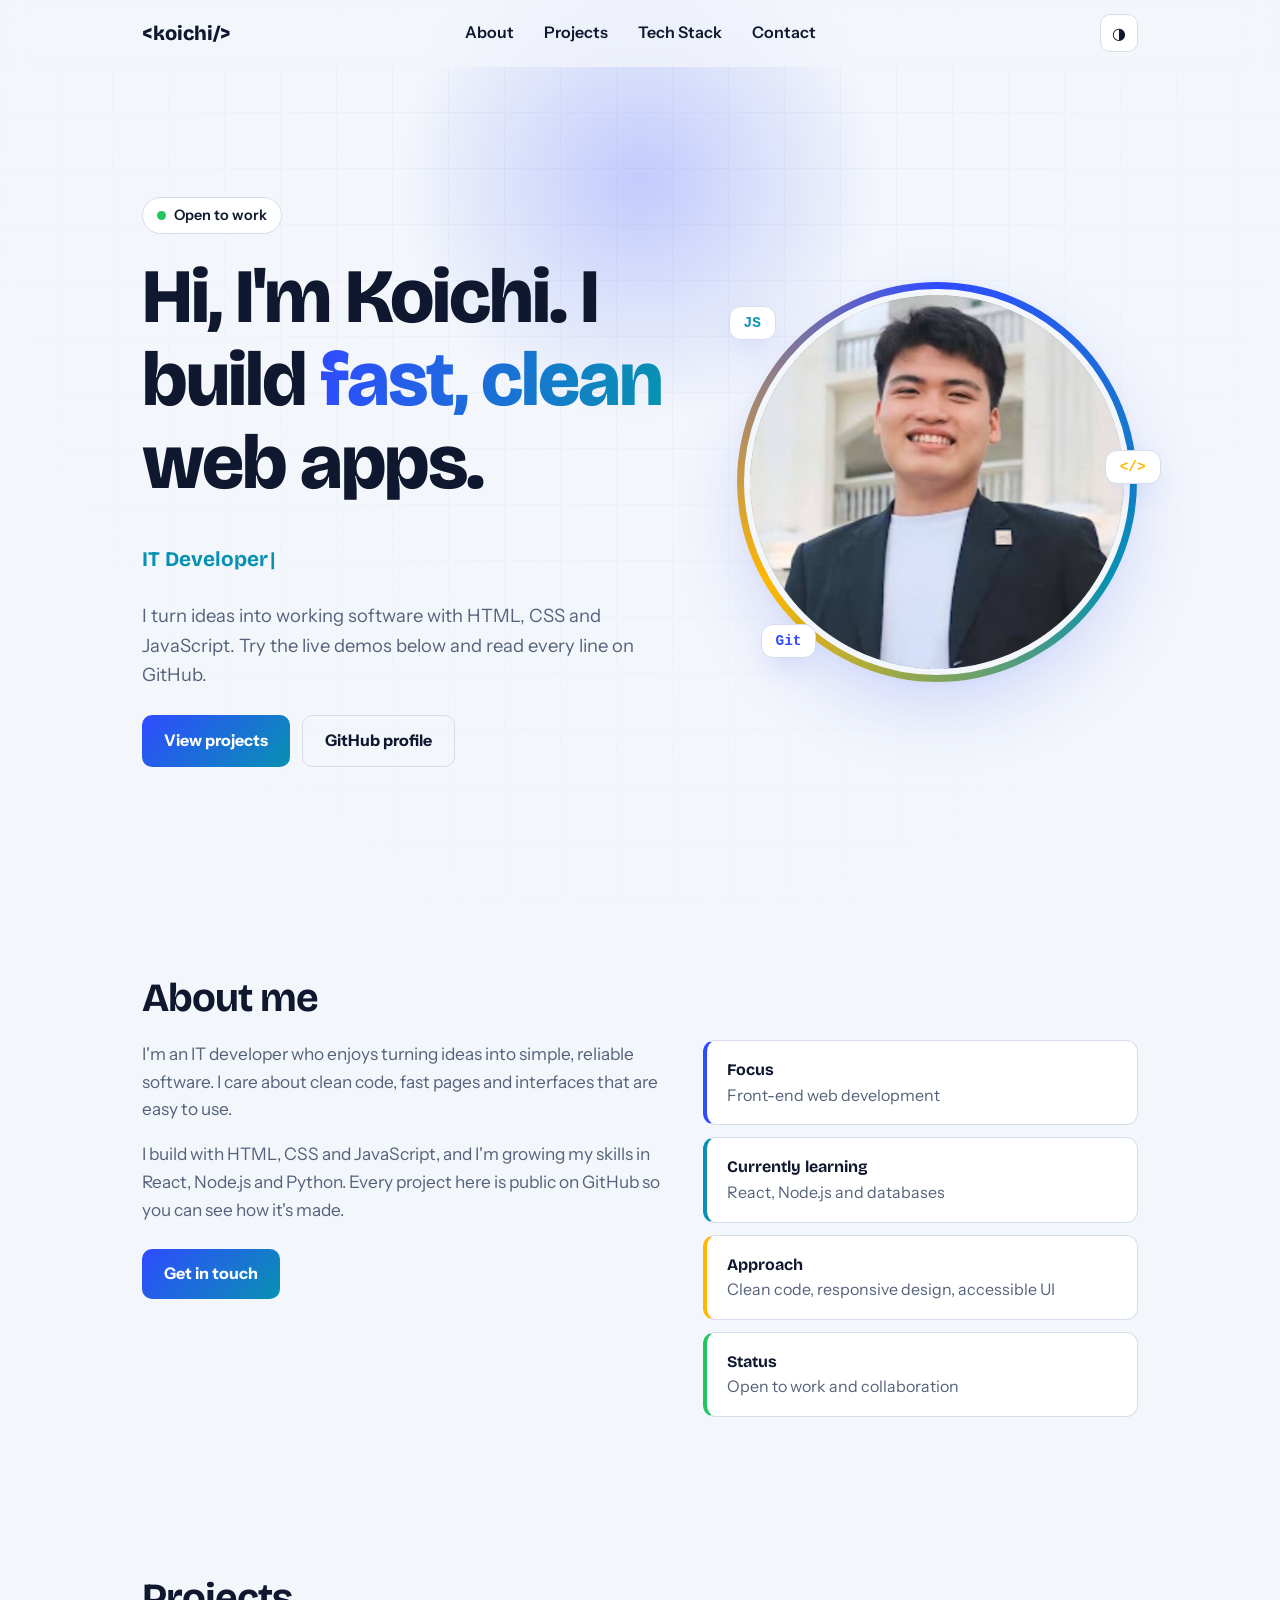
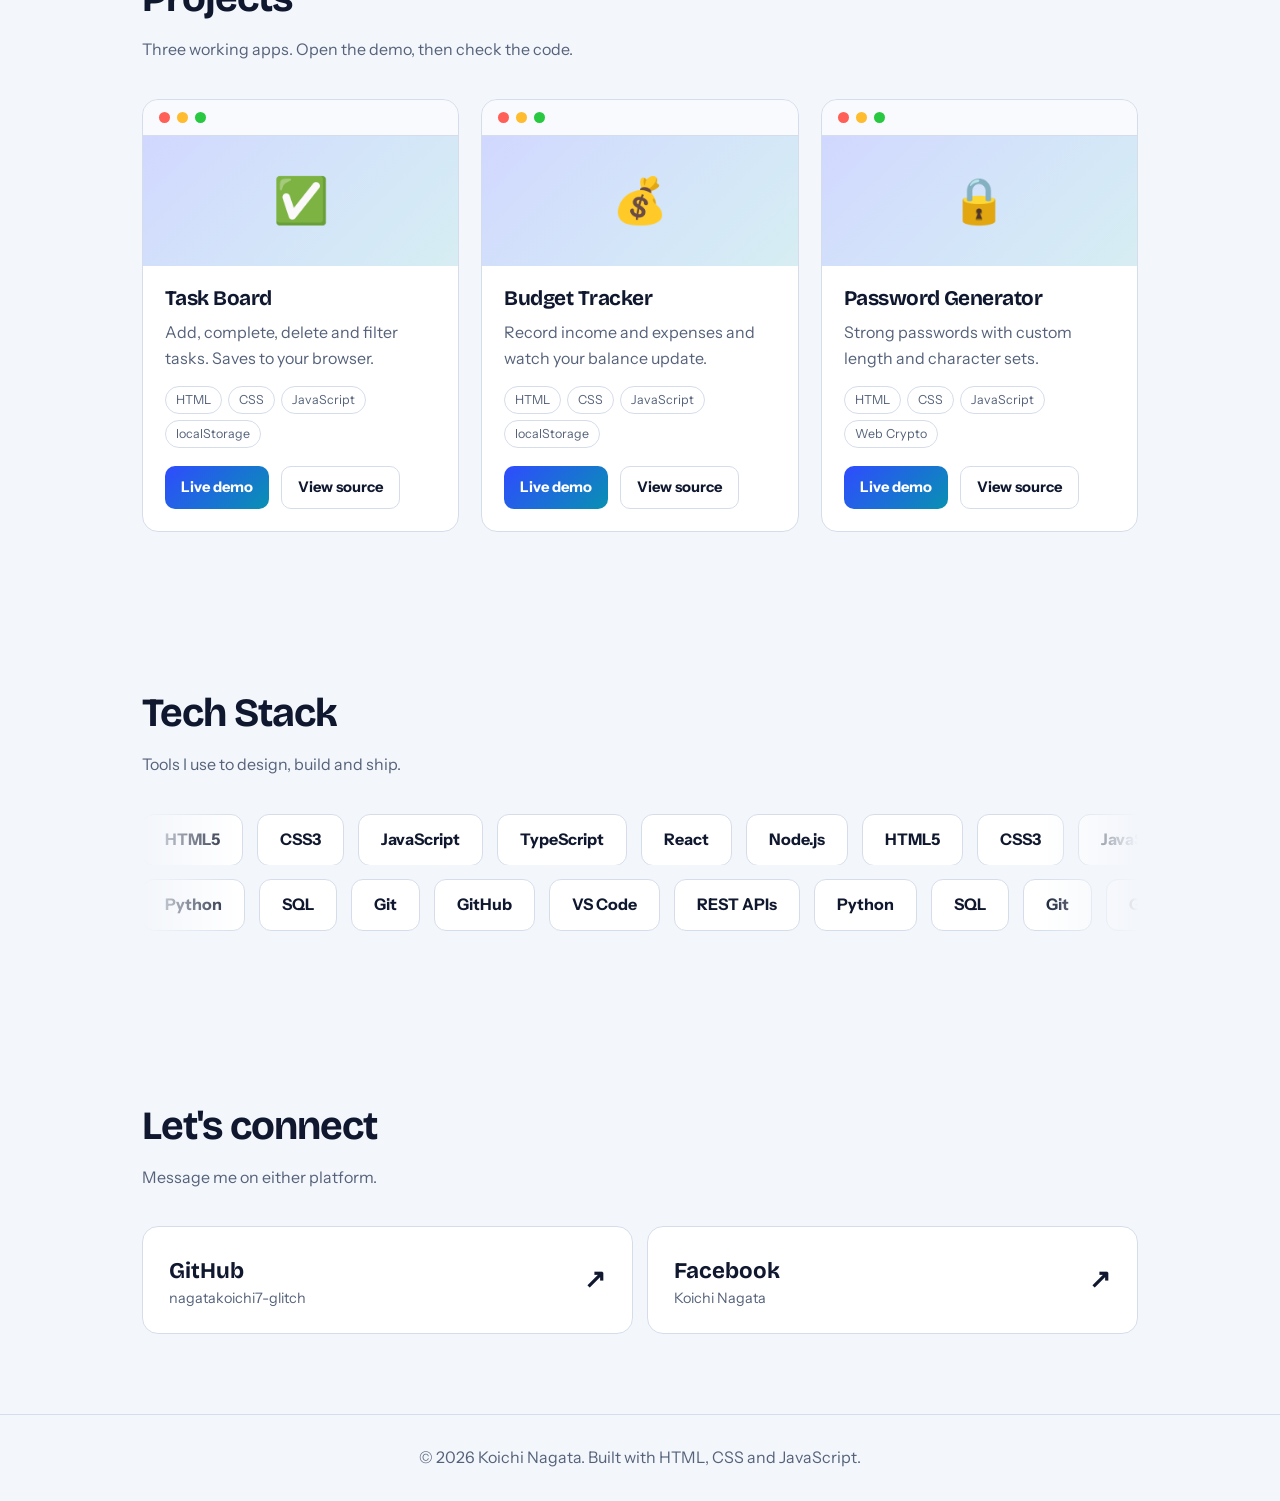
<file: index.html>
<!DOCTYPE html>
<html lang="en"><head>
<meta charset="utf-8"><meta name="viewport" content="width=device-width,initial-scale=1">
<title>Koichi Nagata | IT Developer</title>
<meta name="description" content="Portfolio of Koichi Nagata, IT developer building web apps.">
<script>document.documentElement.className="js"</script>
<link rel="preconnect" href="https://fonts.googleapis.com"><link rel="preconnect" href="https://fonts.gstatic.com" crossorigin>
<link href="https://fonts.googleapis.com/css2?family=Bricolage+Grotesque:wght@600;800&family=Instrument+Sans:wght@400;600;700&display=swap" rel="stylesheet">
<link rel="stylesheet" href="style.css">
</head><body>
<div id="bar"></div><div id="glow"></div>
<header class="top"><div class="wrap"><nav>
<a class="brand" href="#top">&lt;koichi/&gt;</a>
<div class="links"><a href="#about">About</a><a href="#projects">Projects</a><a href="#stack">Tech Stack</a><a href="#contact">Contact</a></div>
<div class="tools"><button class="ic" id="theme" aria-label="Toggle light or dark theme">&#9681;</button><button class="ic" id="menu" aria-label="Menu" aria-expanded="false">&#9776;</button></div>
</nav></div></header>

<main class="wrap">
<section class="hero" id="top" style="padding-top:40px">
<div>
<span class="badge"><i></i>Open to work</span>
<h1>Hi, I'm Koichi. I build <span class="grad">fast, clean</span> web apps.</h1>
<div class="type" aria-live="off">IT Developer</div>
<p>I turn ideas into working software with HTML, CSS and JavaScript. Try the live demos below and read every line on GitHub.</p>
<div class="btns"><a class="btn" href="#projects">View projects</a><a class="btn alt" href="https://github.com/nagatakoichi7-glitch">GitHub profile</a></div>
</div>
<div class="avatar"><div class="ring"><img src="profile.png" alt="Portrait of Koichi Nagata" width="400" height="400"></div><span class="orb o1">JS</span><span class="orb o2">&lt;/&gt;</span><span class="orb o3">Git</span></div>
</section>

<section id="about"><h2 class="rv">About me</h2>
<div class="about">
<div class="rv"><p>I'm an IT developer who enjoys turning ideas into simple, reliable software. I care about clean code, fast pages and interfaces that are easy to use.</p>
<p>I build with HTML, CSS and JavaScript, and I'm growing my skills in React, Node.js and Python. Every project here is public on GitHub so you can see how it's made.</p>
<div class="btns"><a class="btn" href="#contact">Get in touch</a></div></div>
<div class="facts">
<div class="fact rv"><b>Focus</b><span>Front-end web development</span></div>
<div class="fact rv"><b>Currently learning</b><span>React, Node.js and databases</span></div>
<div class="fact rv"><b>Approach</b><span>Clean code, responsive design, accessible UI</span></div>
<div class="fact rv"><b>Status</b><span>Open to work and collaboration</span></div>
</div></div></section>

<section id="projects"><h2 class="rv">Projects</h2><p class="sub rv">Three working apps. Open the demo, then check the code.</p>
<div class="projects">
<article class="card win rv"><div class="bar"><i></i><i></i><i></i></div><div class="shot" aria-hidden="true">&#9989;</div><div class="body"><h3>Task Board</h3><p>Add, complete, delete and filter tasks. Saves to your browser.</p><div class="tags"><span>HTML</span><span>CSS</span><span>JavaScript</span><span>localStorage</span></div>
<div class="btns"><a class="btn" href="projects/task-board/">Live demo</a><a class="btn alt" href="https://github.com/nagatakoichi7-glitch/portfolio/tree/main/projects/task-board">View source</a></div></div></article>
<article class="card win rv"><div class="bar"><i></i><i></i><i></i></div><div class="shot" aria-hidden="true">&#128176;</div><div class="body"><h3>Budget Tracker</h3><p>Record income and expenses and watch your balance update.</p><div class="tags"><span>HTML</span><span>CSS</span><span>JavaScript</span><span>localStorage</span></div>
<div class="btns"><a class="btn" href="projects/budget-tracker/">Live demo</a><a class="btn alt" href="https://github.com/nagatakoichi7-glitch/portfolio/tree/main/projects/budget-tracker">View source</a></div></div></article>
<article class="card win rv"><div class="bar"><i></i><i></i><i></i></div><div class="shot" aria-hidden="true">&#128274;</div><div class="body"><h3>Password Generator</h3><p>Strong passwords with custom length and character sets.</p><div class="tags"><span>HTML</span><span>CSS</span><span>JavaScript</span><span>Web Crypto</span></div>
<div class="btns"><a class="btn" href="projects/password-generator/">Live demo</a><a class="btn alt" href="https://github.com/nagatakoichi7-glitch/portfolio/tree/main/projects/password-generator">View source</a></div></div></article>
</div></section>

<section id="stack"><h2 class="rv">Tech Stack</h2><p class="sub rv">Tools I use to design, build and ship.</p>
<div class="stackrow rv"><div class="track"><div class="chip">HTML5</div><div class="chip">CSS3</div><div class="chip">JavaScript</div><div class="chip">TypeScript</div><div class="chip">React</div><div class="chip">Node.js</div></div></div>
<div class="stackrow rev rv"><div class="track"><div class="chip">Python</div><div class="chip">SQL</div><div class="chip">Git</div><div class="chip">GitHub</div><div class="chip">VS Code</div><div class="chip">REST APIs</div></div></div></div>
</section>

<section id="contact" class="contact"><h2 class="rv">Let's connect</h2><p class="sub rv">Message me on either platform.</p>
<div class="box">
<a class="clink rv" href="https://github.com/nagatakoichi7-glitch"><div>GitHub<small>nagatakoichi7-glitch</small></div><span>&#8599;</span></a>
<a class="clink rv" href="https://www.facebook.com/koichi.nagata21"><div>Facebook<small>Koichi Nagata</small></div><span>&#8599;</span></a>
</div></section>
</main>
<footer>&copy; 2026 Koichi Nagata. Built with HTML, CSS and JavaScript.</footer>
<script src="script.js"></script>
</body></html>
</file>
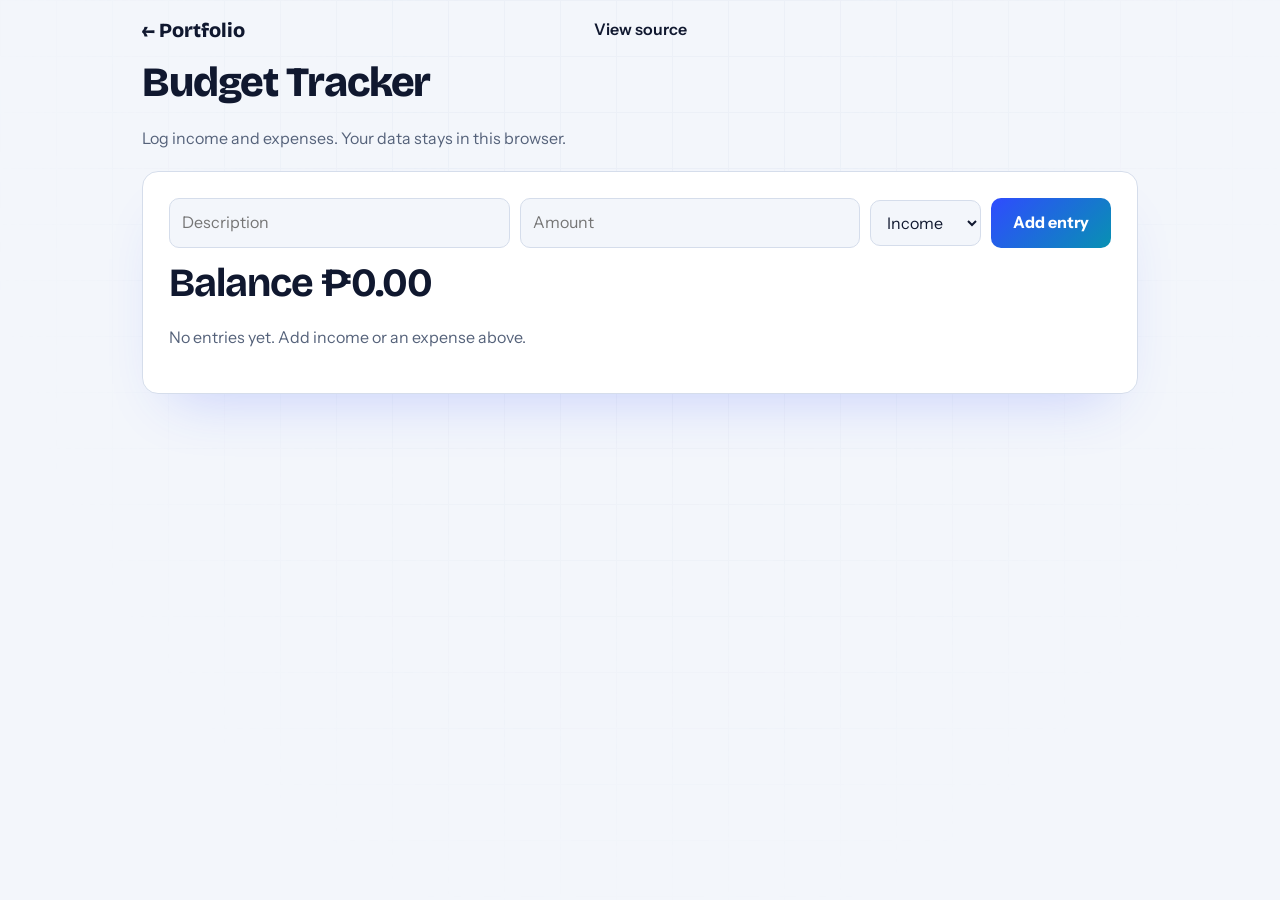
<file: projects/budget-tracker/index.html>
<!DOCTYPE html>
<html lang="en"><head><meta charset="utf-8"><meta name="viewport" content="width=device-width,initial-scale=1">
<title>Budget Tracker | Koichi Nagata</title>
<link href="https://fonts.googleapis.com/css2?family=Bricolage+Grotesque:wght@600;800&family=Instrument+Sans:wght@400;600&display=swap" rel="stylesheet">
<link rel="stylesheet" href="../../style.css"></head><body><div class="wrap">
<nav><a class="brand" href="../../">&larr; Portfolio</a><a href="https://github.com/nagatakoichi7-glitch/portfolio/tree/main/projects/budget-tracker">View source</a></nav>
<h1 style="font-size:2.6rem">Budget Tracker</h1><p class="muted">Log income and expenses. Your data stays in this browser.</p>
<div class="app">
<div class="row"><input id="d" placeholder="Description" aria-label="Description"><input id="a" type="number" step="0.01" placeholder="Amount" aria-label="Amount"><select id="k" aria-label="Type"><option value="1">Income</option><option value="-1">Expense</option></select><button class="btn" id="add">Add entry</button></div>
<h2 id="b"></h2><p class="muted" id="s"></p><ul class="list" id="l"></ul>
</div></div>
<script>

let e=[];try{e=JSON.parse(localStorage.getItem("budget"))||[]}catch(x){}
const $=id=>document.getElementById(id),m=n=>"\u20b1"+n.toLocaleString(undefined,{minimumFractionDigits:2,maximumFractionDigits:2});
function save(){try{localStorage.setItem("budget",JSON.stringify(e))}catch(x){}render()}
function render(){const l=$("l");l.innerHTML="";let inc=0,exp=0;
e.forEach(o=>{o.v>0?inc+=o.v:exp+=-o.v;const li=document.createElement("li"),s=document.createElement("span");
s.textContent=o.d+": "+(o.v>0?"+":"-")+m(Math.abs(o.v));const b=document.createElement("button");b.className="x";b.textContent="\u00d7";
b.setAttribute("aria-label","Delete entry");b.onclick=()=>{e=e.filter(z=>z!==o);save()};li.append(s,b);l.append(li)});
$("b").textContent="Balance "+m(inc-exp);$("s").textContent=e.length?"Income "+m(inc)+" | Expenses "+m(exp):"No entries yet. Add income or an expense above."}
$("add").onclick=()=>{const d=$("d").value.trim(),a=parseFloat($("a").value);if(!d||!(a>0))return;e.push({d,v:a*$("k").value});$("d").value=$("a").value="";save()};render();
</script></body></html>
</file>
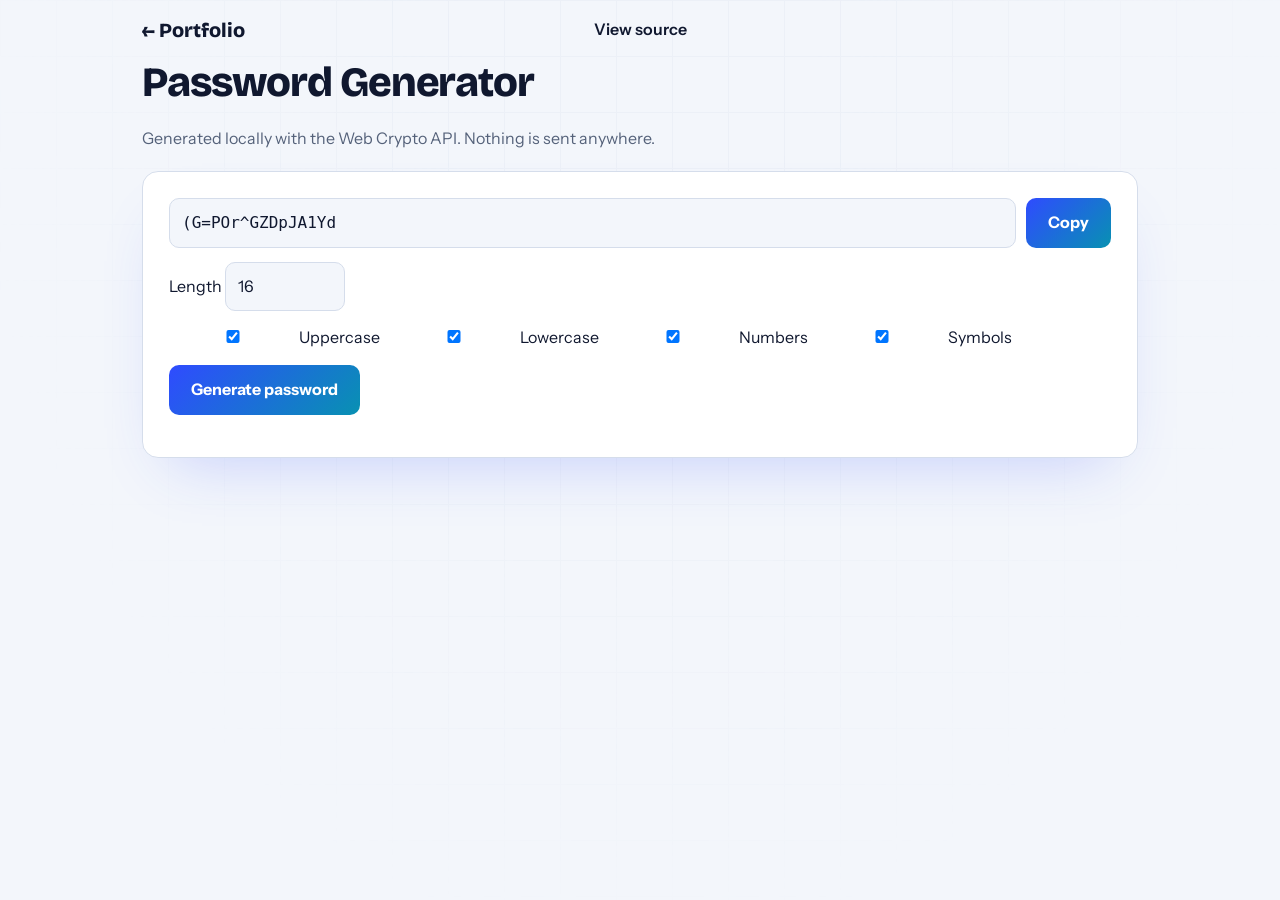
<file: projects/password-generator/index.html>
<!DOCTYPE html>
<html lang="en"><head><meta charset="utf-8"><meta name="viewport" content="width=device-width,initial-scale=1">
<title>Password Generator | Koichi Nagata</title>
<link href="https://fonts.googleapis.com/css2?family=Bricolage+Grotesque:wght@600;800&family=Instrument+Sans:wght@400;600&display=swap" rel="stylesheet">
<link rel="stylesheet" href="../../style.css"></head><body><div class="wrap">
<nav><a class="brand" href="../../">&larr; Portfolio</a><a href="https://github.com/nagatakoichi7-glitch/portfolio/tree/main/projects/password-generator">View source</a></nav>
<h1 style="font-size:2.6rem">Password Generator</h1><p class="muted">Generated locally with the Web Crypto API. Nothing is sent anywhere.</p>
<div class="app">
<div class="row"><input id="o" readonly aria-label="Generated password" style="font-family:monospace"><button class="btn" id="cp">Copy</button></div>
<div class="row"><label>Length <input id="n" type="number" min="6" max="64" value="16" style="width:80px"></label></div>
<div class="row"><label><input type="checkbox" id="u" checked> Uppercase</label><label><input type="checkbox" id="w" checked> Lowercase</label><label><input type="checkbox" id="d" checked> Numbers</label><label><input type="checkbox" id="s" checked> Symbols</label></div>
<button class="btn" id="g">Generate password</button><p class="muted" id="m" role="status"></p>
</div></div>
<script>

const $=id=>document.getElementById(id),sets={u:"ABCDEFGHIJKLMNOPQRSTUVWXYZ",w:"abcdefghijklmnopqrstuvwxyz",d:"0123456789",s:"!@#$%^&*()-_=+[]{};:,.?"};
function gen(){let pool="",n=Math.min(64,Math.max(6,+$("n").value||16));
for(const k in sets)if($(k).checked)pool+=sets[k];
if(!pool){$("m").textContent="Select at least one character type.";return}
const r=new Uint32Array(n);crypto.getRandomValues(r);$("o").value=Array.from(r,v=>pool[v%pool.length]).join("");$("m").textContent=""}
$("g").onclick=gen;
$("cp").onclick=()=>{if(!$("o").value)return;navigator.clipboard.writeText($("o").value).then(()=>$("m").textContent="Copied.",()=>$("m").textContent="Copy failed. Select the text and copy it manually.")};gen();
</script></body></html>
</file>
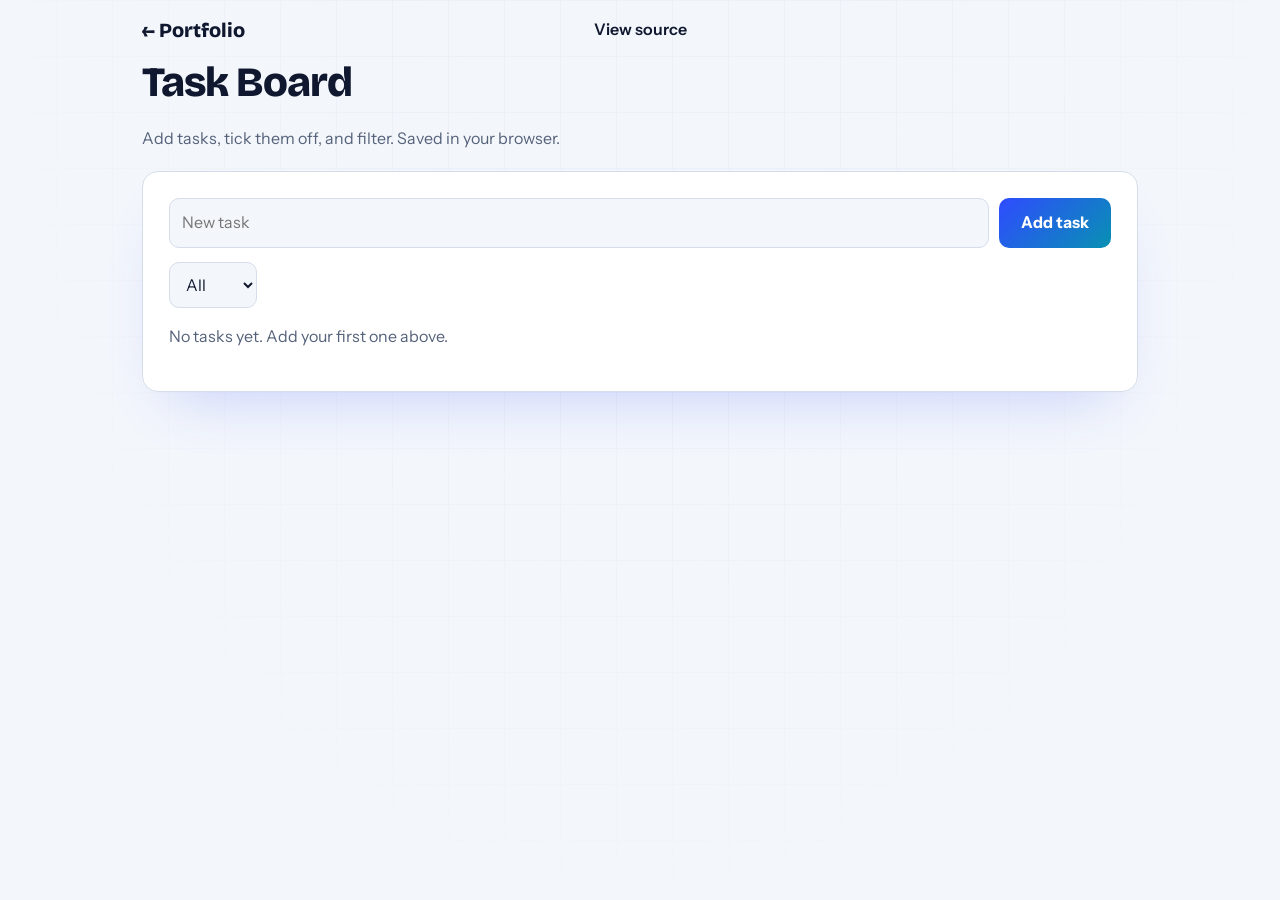
<file: projects/task-board/index.html>
<!DOCTYPE html>
<html lang="en"><head><meta charset="utf-8"><meta name="viewport" content="width=device-width,initial-scale=1">
<title>Task Board | Koichi Nagata</title>
<link href="https://fonts.googleapis.com/css2?family=Bricolage+Grotesque:wght@600;800&family=Instrument+Sans:wght@400;600&display=swap" rel="stylesheet">
<link rel="stylesheet" href="../../style.css"></head><body><div class="wrap">
<nav><a class="brand" href="../../">&larr; Portfolio</a><a href="https://github.com/nagatakoichi7-glitch/portfolio/tree/main/projects/task-board">View source</a></nav>
<h1 style="font-size:2.6rem">Task Board</h1><p class="muted">Add tasks, tick them off, and filter. Saved in your browser.</p>
<div class="app">
<div class="row"><input id="t" placeholder="New task" aria-label="New task"><button class="btn" id="add">Add task</button></div>
<div class="row"><select id="f" aria-label="Filter"><option value="all">All</option><option value="open">Open</option><option value="done">Done</option></select></div>
<ul class="list" id="l"></ul><p class="muted" id="c"></p>
</div></div>
<script>

let tasks=[];try{tasks=JSON.parse(localStorage.getItem("tasks"))||[]}catch(e){}
const $=id=>document.getElementById(id);
function save(){try{localStorage.setItem("tasks",JSON.stringify(tasks))}catch(e){}render()}
function render(){const f=$("f").value,l=$("l");l.innerHTML="";
tasks.filter(t=>f=="all"||(f=="done")==t.done).forEach(t=>{const li=document.createElement("li");
const lb=document.createElement("label");const cb=document.createElement("input");cb.type="checkbox";cb.checked=t.done;
cb.onchange=()=>{t.done=cb.checked;save()};lb.append(cb," ",t.text);if(t.done)lb.style.textDecoration="line-through";
const x=document.createElement("button");x.className="x";x.textContent="\u00d7";x.setAttribute("aria-label","Delete task");
x.onclick=()=>{tasks=tasks.filter(o=>o!==t);save()};li.append(lb,x);l.append(li)});
$("c").textContent=tasks.length?tasks.filter(t=>!t.done).length+" open of "+tasks.length:"No tasks yet. Add your first one above."}
function add(){const v=$("t").value.trim();if(!v)return;tasks.push({text:v,done:false});$("t").value="";save()}
$("add").onclick=add;$("t").onkeydown=e=>{if(e.key=="Enter")add()};$("f").onchange=render;render();
</script></body></html>
</file>
<file: style.css>
:root{--bg:#0a0f1f;--surface:#121a33;--ink:#e9eeff;--muted:#9aa8cc;--accent:#6d86ff;--accent2:#22d3ee;--warm:#ffb703;--accent-ink:#0a0f1f;--line:#24305a;--glow:rgba(109,134,255,.35)}
@media(prefers-color-scheme:light){:root:not([data-theme=dark]){--bg:#f3f6fb;--surface:#fff;--ink:#10182f;--muted:#55627a;--accent:#2f4bff;--accent2:#0891b2;--accent-ink:#fff;--line:#d5ddeb;--glow:rgba(47,75,255,.25)}}
[data-theme=light]{--bg:#f3f6fb;--surface:#fff;--ink:#10182f;--muted:#55627a;--accent:#2f4bff;--accent2:#0891b2;--accent-ink:#fff;--line:#d5ddeb;--glow:rgba(47,75,255,.25)}
*{box-sizing:border-box}html{scroll-behavior:smooth;scroll-padding-top:80px}
body{margin:0;background:var(--bg);color:var(--ink);font:16px/1.6 "Instrument Sans",system-ui,sans-serif;overflow-x:hidden;transition:background .3s,color .3s}
body::before{content:"";position:fixed;inset:0;z-index:-2;background-image:linear-gradient(var(--line) 1px,transparent 1px),linear-gradient(90deg,var(--line) 1px,transparent 1px);background-size:56px 56px;opacity:.25;mask-image:radial-gradient(ellipse at 50% 0,#000 20%,transparent 75%);-webkit-mask-image:radial-gradient(ellipse at 50% 0,#000 20%,transparent 75%)}
h1,h2,h3{font-family:"Bricolage Grotesque","Instrument Sans",sans-serif;line-height:1.08;margin:0 0 .5em;letter-spacing:-.025em}
h1{font-size:clamp(2.6rem,7vw,4.8rem);font-weight:800}h2{font-size:clamp(1.8rem,4vw,2.5rem)}h3{font-size:1.3rem}
a{color:var(--accent)}:focus-visible{outline:3px solid var(--warm);outline-offset:3px;border-radius:6px}
.wrap{max-width:1040px;margin:0 auto;padding:0 22px}
.grad{background:linear-gradient(100deg,var(--accent),var(--accent2),var(--warm),var(--accent));background-size:300% 100%;-webkit-background-clip:text;background-clip:text;color:transparent;animation:flow 8s linear infinite}
@keyframes flow{to{background-position:300% 0}}
#bar{position:fixed;top:0;left:0;height:3px;width:100%;transform-origin:0 50%;transform:scaleX(0);background:linear-gradient(90deg,var(--accent),var(--accent2),var(--warm));z-index:100}
#glow{position:fixed;width:520px;height:520px;margin:-260px 0 0 -260px;border-radius:50%;background:radial-gradient(circle,var(--glow),transparent 65%);pointer-events:none;z-index:-1;left:50%;top:20%;transition:opacity .3s}
nav{display:grid;grid-template-columns:1fr auto 1fr;align-items:center;padding:14px 0;gap:10px;position:relative}
.tools{display:flex;gap:10px;justify-self:end}
.top{position:sticky;top:0;z-index:50;backdrop-filter:blur(14px);-webkit-backdrop-filter:blur(14px);background:color-mix(in srgb,var(--bg) 72%,transparent);border-bottom:1px solid transparent;transition:border-color .3s}
.top.scrolled{border-bottom-color:var(--line)}
nav a{color:var(--ink);text-decoration:none;font-weight:600}
nav a.brand{font-family:"Bricolage Grotesque",sans-serif;font-size:1.25rem;font-weight:800}
.links{display:flex;align-items:center;gap:6px}
.links a{padding:6px 12px;border-radius:8px;position:relative}
.links a::after{content:"";position:absolute;left:12px;right:12px;bottom:2px;height:2px;background:var(--accent);transform:scaleX(0);transform-origin:left;transition:transform .3s}
.links a:hover::after,.links a.on::after{transform:scaleX(1)}
.ic{background:var(--surface);border:1px solid var(--line);color:var(--ink);width:38px;height:38px;border-radius:10px;cursor:pointer;font-size:1rem;transition:transform .25s,border-color .25s}
.ic:hover{transform:rotate(20deg) scale(1.08);border-color:var(--accent)}
#menu{display:none}
.btn{display:inline-flex;align-items:center;gap:8px;background:linear-gradient(135deg,var(--accent),var(--accent2));color:var(--accent-ink);padding:12px 22px;border-radius:10px;text-decoration:none;font:inherit;font-weight:700;border:0;cursor:pointer;position:relative;overflow:hidden;transition:transform .25s,box-shadow .25s}
.btn:hover{transform:translateY(-3px);box-shadow:0 10px 30px var(--glow)}
.btn:active{transform:translateY(0) scale(.97)}
.btn::after{content:"";position:absolute;top:0;left:-80%;width:50%;height:100%;background:linear-gradient(90deg,transparent,rgba(255,255,255,.45),transparent);transform:skewX(-20deg);transition:left .6s}
.btn:hover::after{left:130%}
.btn.alt{background:transparent;color:var(--ink);border:1.5px solid var(--line);box-shadow:none}
.btn.alt:hover{border-color:var(--accent);box-shadow:0 10px 30px var(--glow)}
.hero{display:grid;grid-template-columns:1.15fr .85fr;gap:48px;align-items:center;min-height:calc(100vh - 70px);padding:40px 0}
.hero p{color:var(--muted);font-size:1.15rem;max-width:52ch}
.badge{display:inline-flex;align-items:center;gap:8px;border:1px solid var(--line);background:var(--surface);padding:6px 14px;border-radius:99px;font-size:.9rem;font-weight:600;margin-bottom:22px}
.badge i{width:9px;height:9px;border-radius:50%;background:#22c55e;animation:pulse 1.8s infinite}
@keyframes pulse{0%{box-shadow:0 0 0 0 rgba(34,197,94,.6)}100%{box-shadow:0 0 0 10px transparent}}
.type{color:var(--accent2);font-weight:700;font-size:1.3rem;min-height:1.9em;font-family:"Bricolage Grotesque",sans-serif}
.type::after{content:"|";margin-left:2px;animation:blink 1s steps(1) infinite}
@keyframes blink{50%{opacity:0}}
.btns{display:flex;gap:12px;flex-wrap:wrap;margin-top:26px}
.win .bar{display:flex;gap:7px;padding:12px 16px;border-bottom:1px solid var(--line)}
.bar i{width:11px;height:11px;border-radius:50%;background:#ff5f57}.bar i:nth-child(2){background:#febc2e}.bar i:nth-child(3){background:#28c840}
section{padding:80px 0}
.sub{color:var(--muted);margin:-.2em 0 36px;max-width:55ch}
.projects{display:grid;gap:22px;grid-template-columns:repeat(auto-fit,minmax(280px,1fr))}
.card{--mx:50%;--my:50%;background:var(--surface);border:1px solid var(--line);border-radius:16px;overflow:hidden;display:flex;flex-direction:column;position:relative;transition:transform .25s ease,border-color .3s,box-shadow .3s;transform-style:preserve-3d}
.card::before{content:"";position:absolute;inset:0;background:radial-gradient(320px circle at var(--mx) var(--my),var(--glow),transparent 60%);opacity:0;transition:opacity .3s;pointer-events:none}
.card:hover{border-color:var(--accent);box-shadow:0 24px 50px -20px var(--glow)}.card:hover::before{opacity:1}
.win .bar{background:color-mix(in srgb,var(--bg) 50%,transparent)}
.shot{height:130px;display:grid;place-items:center;font-size:2.8rem;background:linear-gradient(135deg,color-mix(in srgb,var(--accent) 22%,transparent),color-mix(in srgb,var(--accent2) 16%,transparent));transition:font-size .3s}
.card:hover .shot{font-size:3.4rem}
.body{padding:22px;display:flex;flex-direction:column;flex:1;position:relative}
.body p{color:var(--muted);flex:1;margin:0 0 14px}
.tags{display:flex;gap:6px;flex-wrap:wrap}.tags span{font-size:.78rem;padding:3px 10px;border-radius:99px;border:1px solid var(--line);color:var(--muted)}
.body .btns{margin-top:18px}.body .btn{padding:9px 16px;font-size:.92rem}
.stackrow{overflow:hidden;mask-image:linear-gradient(90deg,transparent,#000 10%,#000 90%,transparent);-webkit-mask-image:linear-gradient(90deg,transparent,#000 10%,#000 90%,transparent);margin:14px 0}
.track{display:flex;width:max-content;animation:scroll var(--dur,30s) linear infinite;will-change:transform}
.stackrow.rev .track{animation-direction:reverse}.stackrow:hover .track{animation-play-state:paused}
@keyframes scroll{to{transform:translateX(-50%)}}
.chip{margin-right:14px;background:var(--surface);border:1px solid var(--line);padding:12px 22px;border-radius:12px;font-weight:700;white-space:nowrap;transition:transform .25s,border-color .25s,color .25s}
.chip:hover{transform:translateY(-5px) scale(1.06);border-color:var(--accent);color:var(--accent)}
.contact .box{display:grid;gap:14px;grid-template-columns:repeat(auto-fit,minmax(260px,1fr))}
.clink{display:flex;justify-content:space-between;align-items:center;background:var(--surface);border:1px solid var(--line);border-radius:16px;padding:26px;text-decoration:none;color:var(--ink);font-family:"Bricolage Grotesque",sans-serif;font-size:1.4rem;font-weight:700;transition:transform .25s,border-color .25s,box-shadow .25s}
.clink small{display:block;font:400 .9rem "Instrument Sans",sans-serif;color:var(--muted)}
.clink span{font-size:1.6rem;transition:transform .3s}
.clink:hover{transform:translateY(-4px);border-color:var(--accent);box-shadow:0 20px 40px -20px var(--glow)}.clink:hover span{transform:translate(6px,-6px) rotate(0)}
footer{padding:30px 0;color:var(--muted);border-top:1px solid var(--line);text-align:center}
.js .rv{opacity:0;transform:translateY(28px);transition:opacity .7s,transform .7s cubic-bezier(.2,.7,.2,1);transition-delay:var(--d,0s)}
.js .rv.in{opacity:1;transform:none}
.app{background:var(--surface);border:1px solid var(--line);border-radius:16px;padding:26px;margin:20px 0 60px;box-shadow:0 30px 60px -30px var(--glow)}
input,select{font:inherit;padding:11px 12px;border:1px solid var(--line);border-radius:10px;background:var(--bg);color:var(--ink);transition:border-color .2s,box-shadow .2s}
input:focus,select:focus{outline:0;border-color:var(--accent);box-shadow:0 0 0 3px var(--glow)}
.row{display:flex;gap:10px;flex-wrap:wrap;margin-bottom:14px;align-items:center}.row input{flex:1;min-width:120px}
ul.list{list-style:none;padding:0;margin:0}ul.list li{display:flex;justify-content:space-between;align-items:center;gap:10px;padding:12px 6px;border-bottom:1px solid var(--line);animation:pop .3s}
ul.list li:hover{background:color-mix(in srgb,var(--accent) 8%,transparent)}
@keyframes pop{from{opacity:0;transform:translateX(-10px)}}
.x{background:none;border:0;color:var(--muted);cursor:pointer;font-size:1.3rem;transition:color .2s,transform .2s}.x:hover{color:#ef4444;transform:scale(1.3)}
.muted{color:var(--muted)}
@media(max-width:820px){.hero{grid-template-columns:1fr;min-height:0;padding:30px 0 10px}.code{animation:none}
#menu{display:block}.links{position:absolute;top:100%;left:0;right:0;flex-direction:column;align-items:stretch;background:var(--surface);border:1px solid var(--line);border-radius:14px;padding:8px;display:none}
.links.open{display:flex}.links a{text-align:center}section{padding:56px 0}}
@media(prefers-reduced-motion:reduce){*,*::before,*::after{animation:none!important;transition:none!important}.js .rv{opacity:1;transform:none}html{scroll-behavior:auto}}

.avatar{position:relative;width:min(100%,400px);aspect-ratio:1;justify-self:center}
.ring{width:100%;height:100%;border-radius:50%;padding:7px;background:conic-gradient(from 0deg,var(--accent),var(--accent2),var(--warm),var(--accent));animation:spin 8s linear infinite;box-shadow:0 30px 80px -20px var(--glow)}
.ring img{display:block;width:100%;height:100%;border-radius:50%;object-fit:cover;border:6px solid var(--bg);animation:spin 8s linear infinite reverse;background:var(--surface)}
@keyframes spin{to{transform:rotate(360deg)}}
.avatar::before{content:"";position:absolute;inset:-30px;border-radius:50%;background:radial-gradient(circle,var(--glow),transparent 65%);z-index:-1}
.orb{position:absolute;background:var(--surface);border:1px solid var(--line);padding:8px 14px;border-radius:12px;font:700 .9rem ui-monospace,Menlo,Consolas,monospace;color:var(--accent2);box-shadow:0 12px 30px -10px var(--glow);animation:bob 5s ease-in-out infinite}
.o1{top:6%;left:-2%}.o2{top:42%;right:-6%;animation-delay:-1.5s;color:var(--warm)}.o3{bottom:6%;left:6%;animation-delay:-3s;color:var(--accent)}
@keyframes bob{50%{transform:translateY(-12px)}}
.about{display:grid;grid-template-columns:1.2fr 1fr;gap:40px;align-items:start}
.about p{color:var(--muted);font-size:1.08rem;margin:0 0 1em;max-width:58ch}
.facts{display:grid;gap:12px}
.fact{background:var(--surface);border:1px solid var(--line);border-left:4px solid var(--accent);border-radius:12px;padding:16px 20px;transition:transform .25s,border-color .25s,box-shadow .25s}
.fact:nth-child(2){border-left-color:var(--accent2)}.fact:nth-child(3){border-left-color:var(--warm)}.fact:nth-child(4){border-left-color:#22c55e}
.fact:hover{transform:translateX(6px);box-shadow:0 14px 30px -18px var(--glow)}
.fact b{display:block;font-family:"Bricolage Grotesque",sans-serif}.fact span{color:var(--muted)}
@media(max-width:820px){nav{grid-template-columns:1fr auto}.avatar{width:min(78%,320px);margin:10px auto 0;order:-1}.about{grid-template-columns:1fr;gap:24px}.o2{right:-2%}}
</file>
